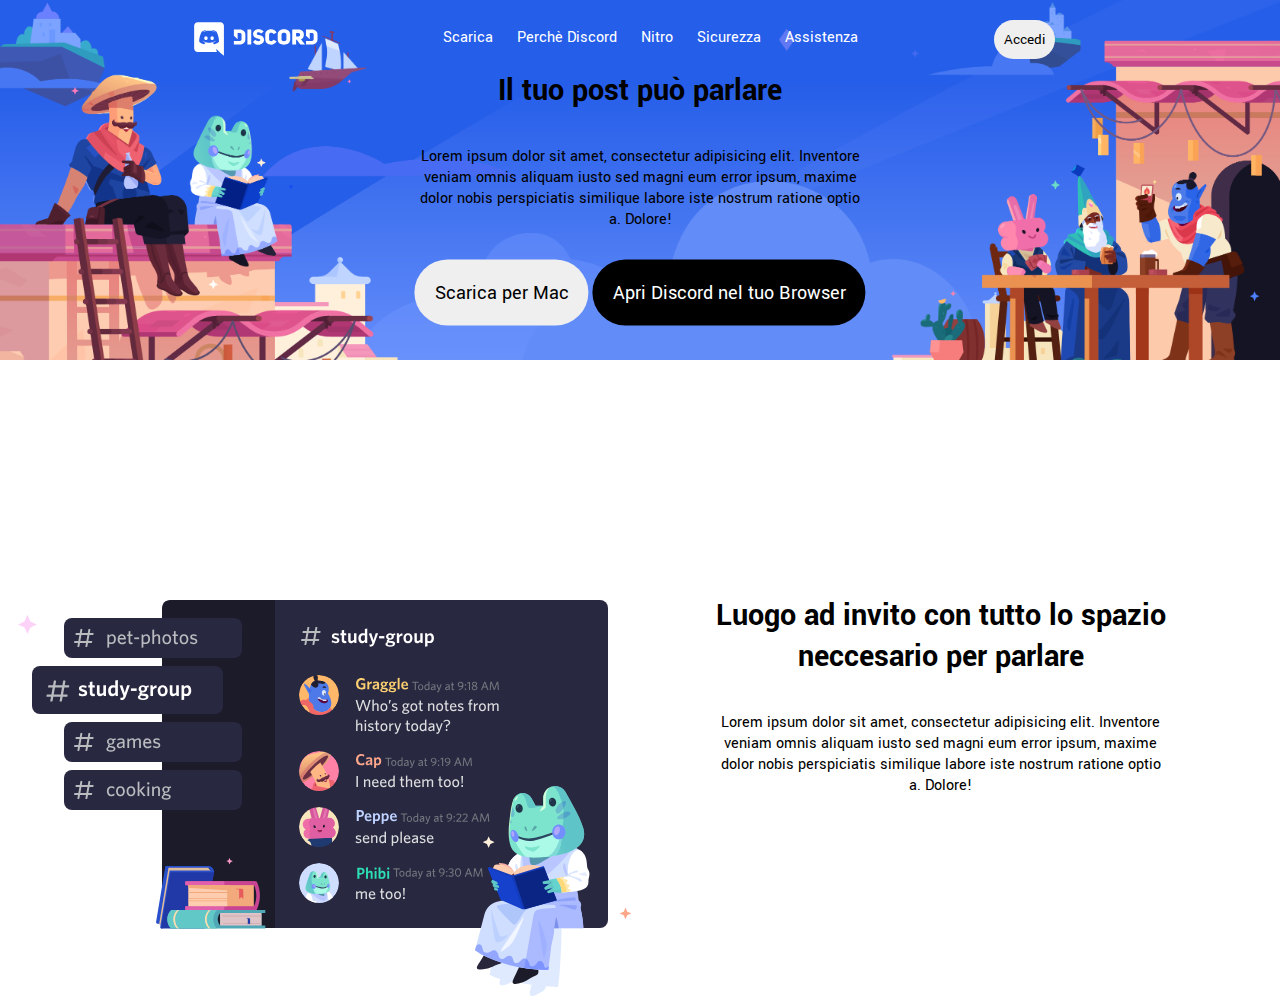
<file: index.html>
<!DOCTYPE html>
<html lang="en">
<head>
    <meta charset="UTF-8">
    <meta http-equiv="X-UA-Compatible" content="IE=edge">
    <meta name="viewport" content="width=device-width, initial-scale=1.0">
    <title>Discord</title>
    <link rel="stylesheet" href="./css/style.css">
    <link rel="preconnect" href="https://fonts.gstatic.com">
    <link href="https://fonts.googleapis.com/css2?family=Yantramanav&display=swap" rel="stylesheet">
</head>
<body>

    <header>
        <nav class="">

            <ul class="logo fl">
                <li><img src="./img/logo.svg" alt="logo"></li>
            </ul>

            <ul class="menu fl">
                <li>Scarica</li>
                <li>Perchè Discord</li>
                <li>Nitro</li>
                <li>Sicurezza</li>
                <li>Assistenza</li>
            </ul>

            <ul class="pulsante-login fl">
                <li><button>Accedi</button></li>
            </ul>

        </nav>

        <span class="contenitore centra">
            <h1>Il tuo post può parlare</h1>
            <p>Lorem ipsum dolor sit amet, consectetur adipisicing elit. Inventore veniam omnis aliquam iusto sed magni eum error ipsum, maxime dolor nobis perspiciatis similique labore iste nostrum ratione optio a. Dolore!</p>
            <button>Scarica per Mac</button>
            <button class="colora-bottoni">Apri Discord nel tuo Browser</button>
        </span>
    </header>

    <main>

        <div class="clearfix margine">
            <div class="contenitore fl">
                <img src="./img/item1.svg" alt="">
            </div>
    
            <div class="contenitore fl">
                <h1>Luogo ad invito con tutto lo spazio neccesario per parlare</h1>
                <p>Lorem ipsum dolor sit amet, consectetur adipisicing elit. Inventore veniam omnis aliquam iusto sed magni eum error ipsum, maxime dolor nobis perspiciatis similique labore iste nostrum ratione optio a. Dolore!</p>
            </div>
        </div>
    </main>

</body>
</html>
</file>
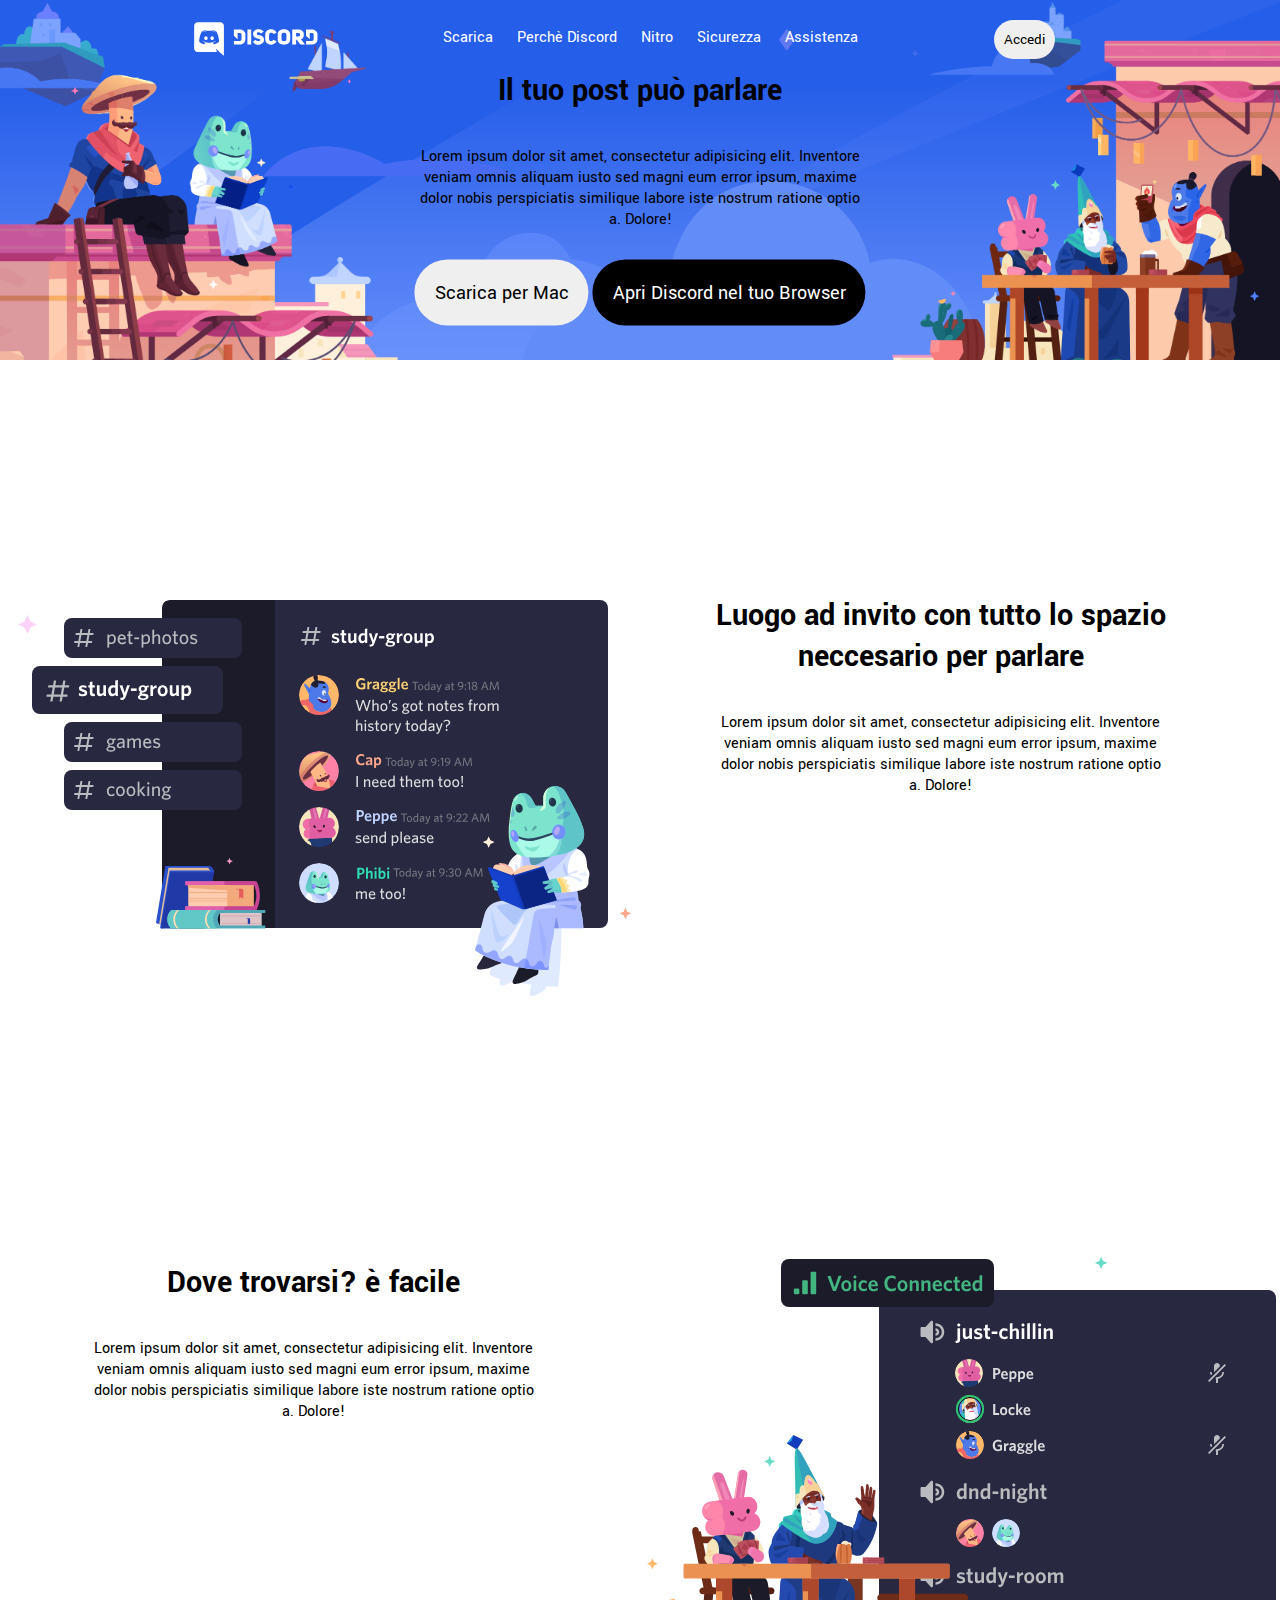
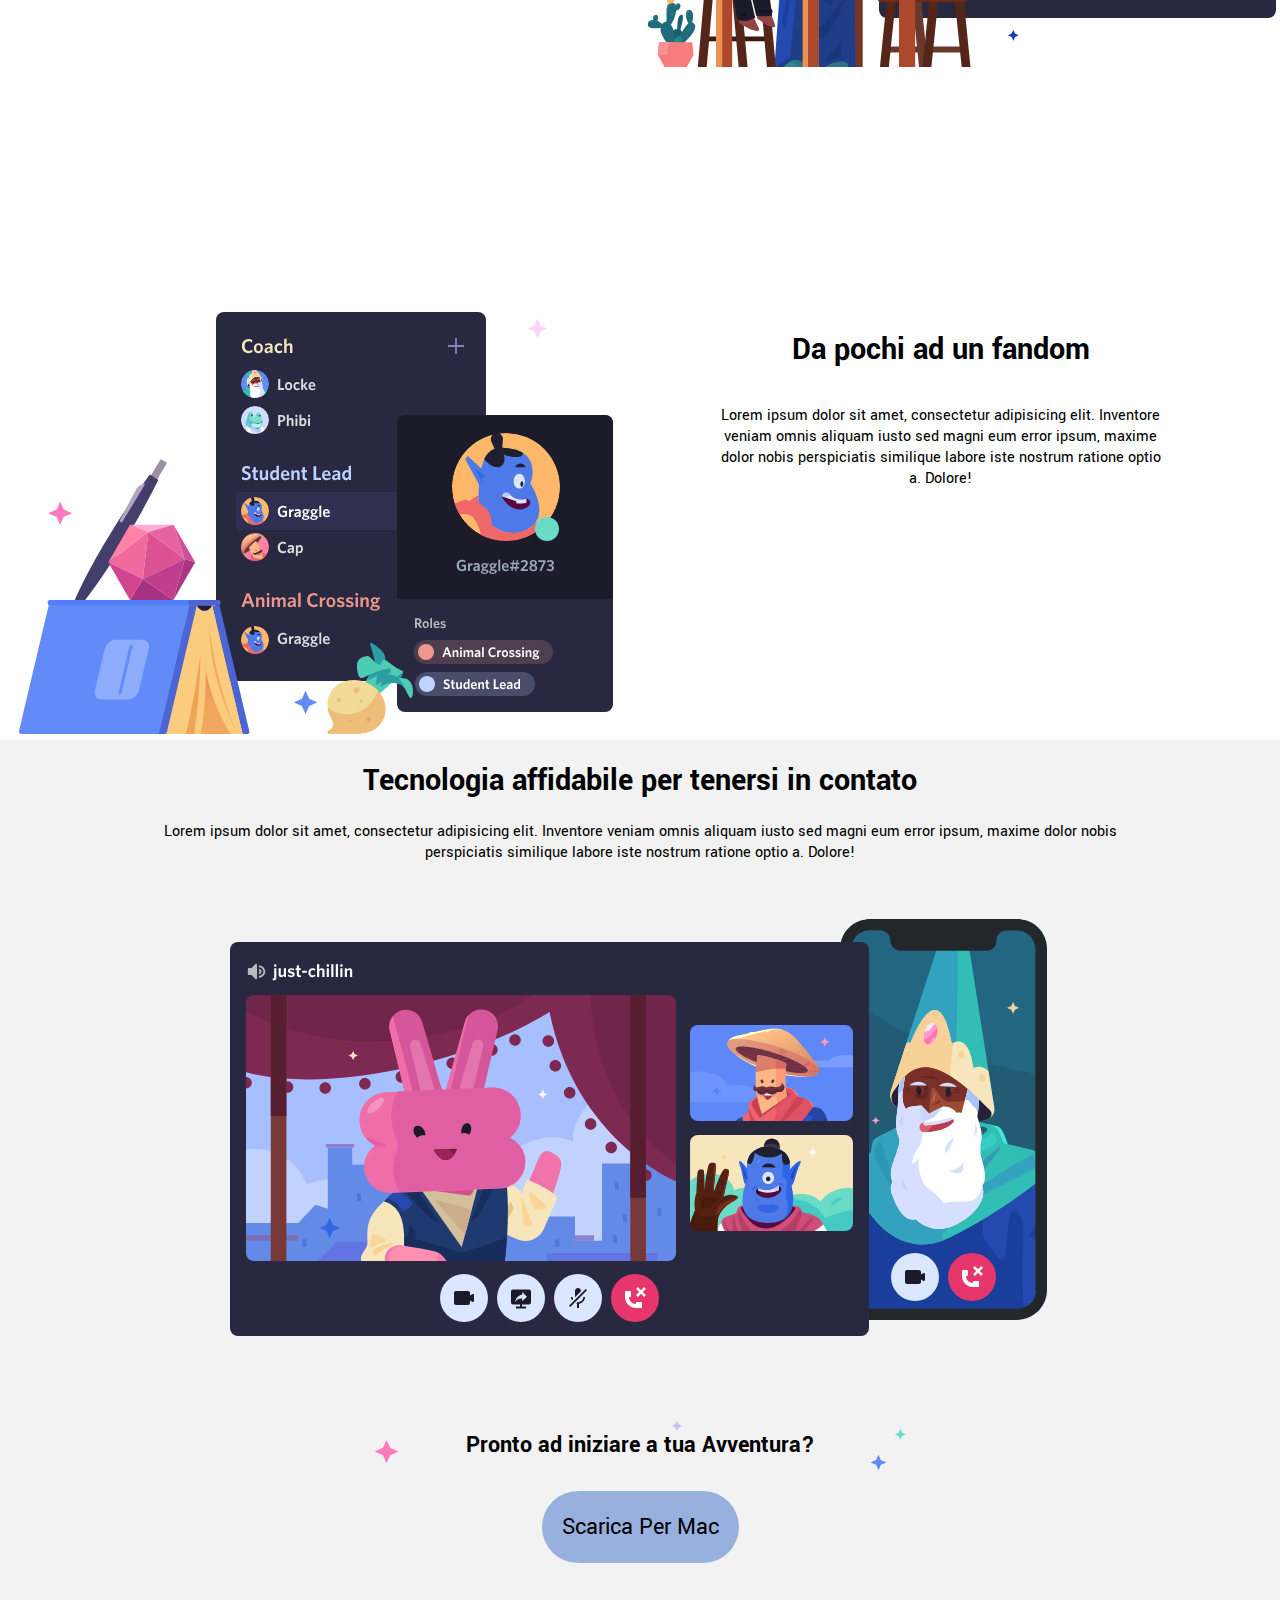
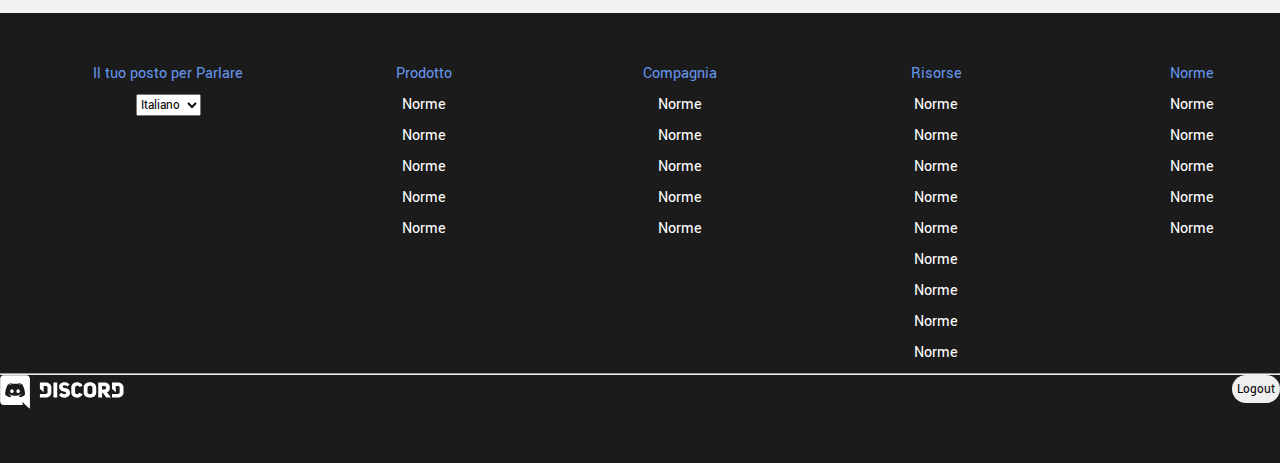
<file: index-bonus.html>
<!DOCTYPE html>
<html lang="en">
<head>
    <meta charset="UTF-8">
    <meta http-equiv="X-UA-Compatible" content="IE=edge">
    <meta name="viewport" content="width=device-width, initial-scale=1.0">
    <title>Discord</title>
    <link rel="stylesheet" href="./css/style.css">
    <link rel="preconnect" href="https://fonts.gstatic.com">
    <link href="https://fonts.googleapis.com/css2?family=Yantramanav&display=swap" rel="stylesheet">
</head>
<body>

    <header>
        <nav class="">

            <ul class="logo fl">
                <li><img src="./img/logo.svg" alt="logo"></li>
            </ul>

            <ul class="menu fl">
                <li>Scarica</li>
                <li>Perchè Discord</li>
                <li>Nitro</li>
                <li>Sicurezza</li>
                <li>Assistenza</li>
            </ul>

            <ul class="pulsante-login fl">
                <li><button>Accedi</button></li>
            </ul>

        </nav>

        <span class="contenitore centra">
            <h1>Il tuo post può parlare</h1>
            <p>Lorem ipsum dolor sit amet, consectetur adipisicing elit. Inventore veniam omnis aliquam iusto sed magni eum error ipsum, maxime dolor nobis perspiciatis similique labore iste nostrum ratione optio a. Dolore!</p>
            <button>Scarica per Mac</button>
            <button class="colora-bottoni">Apri Discord nel tuo Browser</button>
        </span>
    </header>

    <main>

        <div class="clearfix margine">
            <div class="contenitore fl">
                <img src="./img/item1.svg" alt="">
            </div>
    
            <div class="contenitore fl">
                <h1>Luogo ad invito con tutto lo spazio neccesario per parlare</h1>
                <p>Lorem ipsum dolor sit amet, consectetur adipisicing elit. Inventore veniam omnis aliquam iusto sed magni eum error ipsum, maxime dolor nobis perspiciatis similique labore iste nostrum ratione optio a. Dolore!</p>
            </div>
    
        </div>

        <br>
        <div class="clearfix margine">
            <div class="contenitore fl">
                <h1>Dove trovarsi? è facile</h1>
                <p>Lorem ipsum dolor sit amet, consectetur adipisicing elit. Inventore veniam omnis aliquam iusto sed magni eum error ipsum, maxime dolor nobis perspiciatis similique labore iste nostrum ratione optio a. Dolore!</p>
            </div>
            <div class="contenitore fl">
                <img src="./img/item2.svg" alt="">
            </div>
    
    
        </div>

        <br>

        <div class="clearfix margine">
            <div class="contenitore fl">
                <img src="./img/item3.svg" alt="">
            </div>
            <div class="contenitore fl">
                <h1>Da pochi ad un fandom</h1>
                <p>Lorem ipsum dolor sit amet, consectetur adipisicing elit. Inventore veniam omnis aliquam iusto sed magni eum error ipsum, maxime dolor nobis perspiciatis similique labore iste nostrum ratione optio a. Dolore!</p>
            </div>
    
    
        </div>


        <div class="grigio">

            <h1>Tecnologia affidabile per tenersi in contato</h1>
            <p>Lorem ipsum dolor sit amet, consectetur adipisicing elit. Inventore veniam omnis aliquam iusto sed magni eum error ipsum, maxime dolor nobis perspiciatis similique labore iste nostrum ratione optio a. Dolore!</p>
            <img src="./img/item4-big.svg" alt="">
            <h2> Pronto ad iniziare a tua Avventura? </h2>
            <button>Scarica Per Mac</button>
            
        </div>




    </main>

    

    <footer>

        <div class="foot">

            <div>
                <ul>
                    <li testo2>Il tuo posto per Parlare</li>
                    <li>
                        <select name="Nazionalita" id="">
                            <option value="ita"> Italiano</option>
                            <option value="ita"> Sloveno</option>
                            <option value="ita"> Inglese</option>
                            <option value="ita"> Elfico</option>
                        </select>
                    </li>
                </ul>
            </div>


            <ul>
                <li>Prodotto</li>
                <li>Norme</li>
                <li>Norme</li>
                <li>Norme</li>
                <li>Norme</li>
                <li>Norme</li>
            </ul>

            <ul>
                <li>Compagnia</li>
                <li>Norme</li>
                <li>Norme</li>
                <li>Norme</li>
                <li>Norme</li>
                <li>Norme</li>

            </ul>

            <ul>
                <li>Risorse</li>
                <li>Norme</li>
                <li>Norme</li>
                <li>Norme</li>
                <li>Norme</li>
                <li>Norme</li>
                <li>Norme</li>
                <li>Norme</li>
                <li>Norme</li>
                <li>Norme</li>

            </ul>

            <ul>
                <li>Norme</li>
                <li>Norme</li>
                <li>Norme</li>
                <li>Norme</li>
                <li>Norme</li>
                <li>Norme</li>
            </ul>

            <hr>   

            <div class="relative">
                <div>
                    <img src="./img/logo.svg" alt="logo">
                </div>

                <div class="pulsante-logout fr">
                    <button>Logout</button>
                </div>
            </div>
                

        </div>
        <div>         
            
        </div>



        


    </footer>
    
</body>
</html>
</file>
<file: css/style.css>
*
{
    box-sizing: border-box;
    padding: 0%;
    margin: 0%;
    font-family: 'Yantramanav', sans-serif;
}

.clearfix::after
{
    content: " ";
    display: table;
    clear: both;

}
ul
{
    display: inline-block;
    list-style: none;
}

.fl
{
    float: left;
}

.fr
{
    float: right;
}
.logo
{
    width: 25%;
    height: 60px;
    padding-top: 2px;
}

.menu
{
    width: 50%;
    height: 60px;
    color: white;
}

nav .menu li{
margin-left: 20px;
display: inline-block;
padding-top:7px ;

}

.contenitore button{
    padding: 15px;
    border-radius: 50px;
    border: none;
    font-size: 24px;
}

.colora-bottoni
{
    background-color: black;
    color: white;
}
.contenitore button {
    padding: 20px;
    border-radius: 50px;
    border: none;
    font-size: 20px;
    margin-top: 30px;
}

nav .pulsante-login 
{
    width: 25%;
    height: 60px;
}

nav .pulsante-login li button
{
    padding: 10px;
    font-size: 15px;
    border-radius: 50px;
    border: none;
}

header
{
    background-image: url(../img/jumbo.png);
    height: 40vh;
    position: relative;
    background-position: center;
    background-size: cover;
}

nav
{
    width: 80%;
    padding-top: 20px;
    text-align: center;
    margin: auto;
}

.centra
{
    transform: translate(-50% , -50%);
    left: 50%;
    top: 50%;
    position: absolute;
}

.contenitore
{
    width: 49%;
    text-align: center;


}

.contenitore p,h1
{
    width: 450px;
    word-wrap: break-word;
    margin: auto;
    padding-top: 35px;
}

main
{
    width: 1280px;
    margin: auto;
}

.grigio
{
background-color:rgba(128, 128, 128, 0.1 );
text-align: center;
padding-bottom: 50px;
}

.grigio h1,p
{
    padding-top: 20px;
    width: 80%;
    margin: auto;
}

.grigio h2
{
    background-image: url(../img/stars.svg);
    margin: auto;
    background-position: center;
    background-repeat: no-repeat;
    padding: 30px;
}

.grigio button
{
    font-size: 24px;
    padding: 20px;
    border-radius: 50px;
    background-color: rgba(62, 110, 199, 0.5);
    border: none;
}

footer
{
    background-color: rgb(27, 27, 27);
    height: 50vh;
}

.foot
{
    width: 1280px;
    margin: auto;
    padding-top: 50px;

}
.testo2
{
    font-size: 24px;
color: aliceblue;    
}
.foot ul
{
    padding-left: 80px;
    width: 20%;
    text-align: center;
    list-style: none;
    float: left;

}

.foot li
{
padding-bottom: 10px;
color: white;

}

hr
{
    width: 1280px;
    margin: auto;
}


.foot ul li:first-child
{
    color: cornflowerblue;
}

select
{
    display: block;
    margin: auto;
}

.pulsante-logout 
{
    width: 50%;
}

.pulsante-logout button
{
    padding: 5px;
    border-radius: 50px;
    border: none;
    position: absolute;
    top: 0;
    right: 0;
}

.pulsante-logout li 
{
    float: right;
}

.margine
{
    padding-top:200px;
}

.relative
{
    position: relative;
}
</file>
